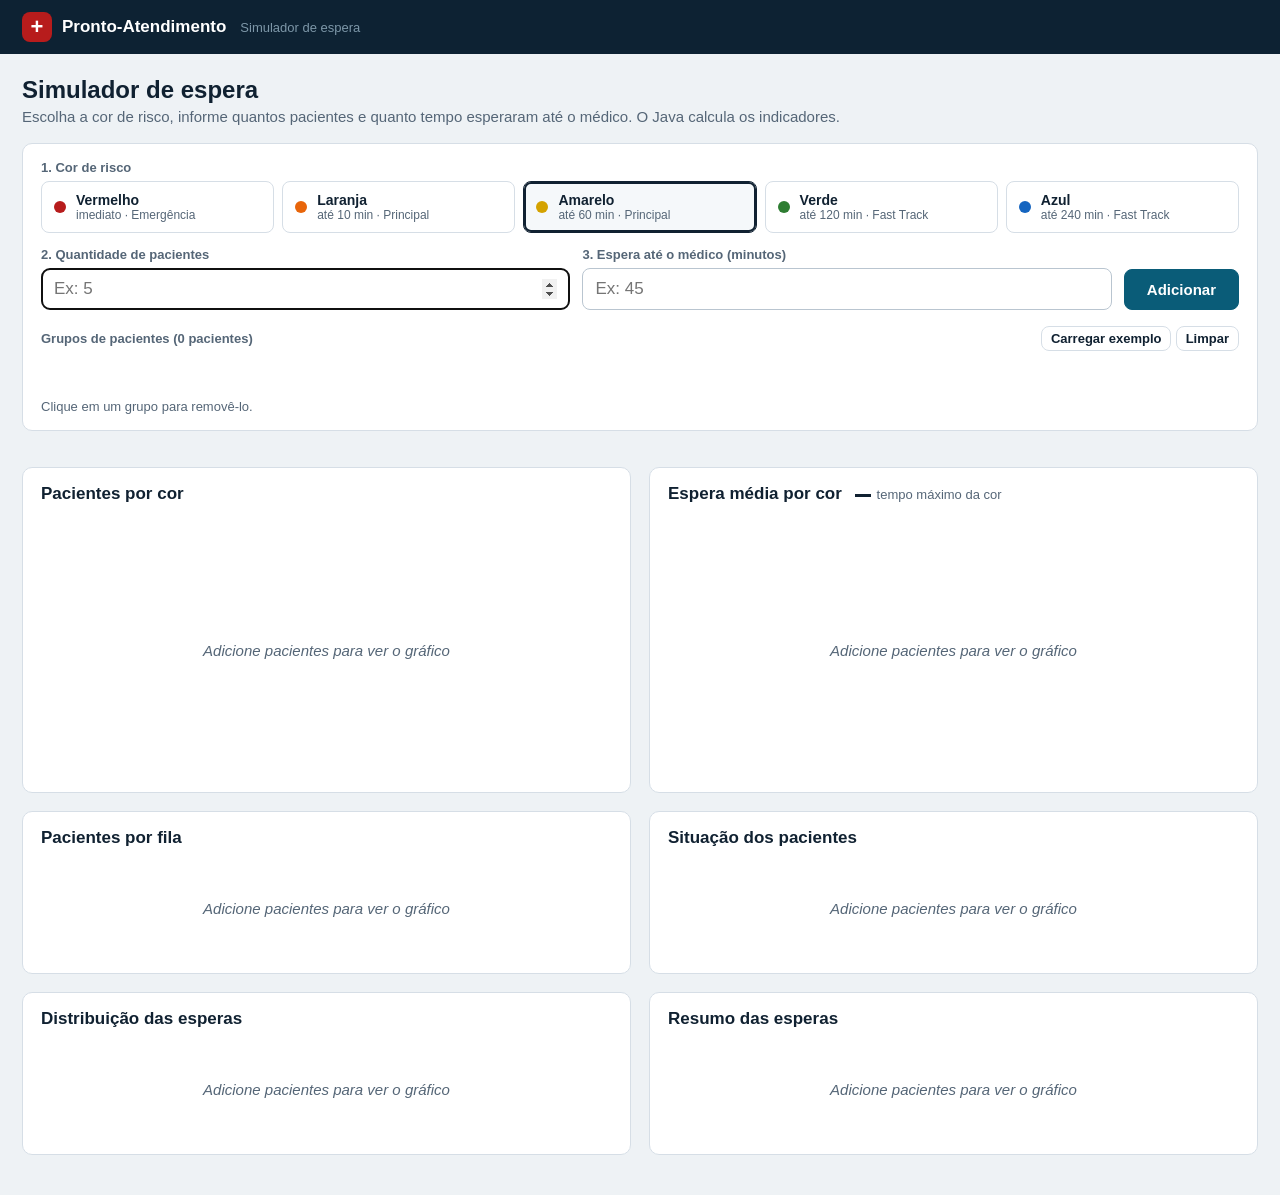
<file: frontend/index.html>
<!DOCTYPE html>
<html lang="pt-BR">
<head>
  <meta charset="UTF-8">
  <meta name="viewport" content="width=device-width, initial-scale=1">
  <title>Pronto-Atendimento · Simulador de espera</title>
  <link rel="stylesheet" href="css/style.css">
</head>
<body>
  <header class="topo">
    <div class="marca"><span class="cruz">+</span>Pronto-Atendimento</div>
    <span class="marca-sub">Simulador de espera</span>
  </header>

  <main class="conteudo">
    <h1>Simulador de espera</h1>
    <p class="subtitulo">Escolha a cor de risco, informe quantos pacientes e quanto tempo esperaram até o médico. O Java calcula os indicadores.</p>

    <!-- Formulário: cor de risco, quantidade de pacientes e espera -->
    <form class="painel" onsubmit="adicionarGrupo(event)" autocomplete="off" novalidate>
      <fieldset class="seletor-cores">
        <legend>1. Cor de risco</legend>
        <button type="button" class="btn" data-cor="1" onclick="selecionarCor(1)">
          <span class="bola" style="background:#b71c1c"></span><span><b>Vermelho</b><small>imediato · Emergência</small></span>
        </button>
        <button type="button" class="btn" data-cor="2" onclick="selecionarCor(2)">
          <span class="bola" style="background:#e8650a"></span><span><b>Laranja</b><small>até 10 min · Principal</small></span>
        </button>
        <button type="button" class="btn" data-cor="3" onclick="selecionarCor(3)">
          <span class="bola" style="background:#d4a200"></span><span><b>Amarelo</b><small>até 60 min · Principal</small></span>
        </button>
        <button type="button" class="btn" data-cor="4" onclick="selecionarCor(4)">
          <span class="bola" style="background:#2e7d32"></span><span><b>Verde</b><small>até 120 min · Fast Track</small></span>
        </button>
        <button type="button" class="btn" data-cor="5" onclick="selecionarCor(5)">
          <span class="bola" style="background:#1565c0"></span><span><b>Azul</b><small>até 240 min · Fast Track</small></span>
        </button>
      </fieldset>

      <div class="entrada">
        <div class="campo">
          <label for="quantidade">2. Quantidade de pacientes</label>
          <input id="quantidade" type="number" min="1" step="1" placeholder="Ex: 5">
        </div>
        <div class="campo">
          <label for="espera">3. Espera até o médico (minutos)</label>
          <input id="espera" type="number" min="0" step="any" placeholder="Ex: 45">
        </div>
        <button type="submit" class="btn primario">Adicionar</button>
      </div>
      <p class="erro" id="mensagem-erro" hidden></p>

      <div class="grupos-titulo">
        <label>Grupos de pacientes (<span id="contagem">0 pacientes</span>)</label>
        <div>
          <button type="button" class="btn pequeno" onclick="carregarExemplo()">Carregar exemplo</button>
          <button type="button" class="btn pequeno" onclick="limpar()">Limpar</button>
        </div>
      </div>
      <ul class="chips" id="grupos"></ul>
      <p class="dica">Clique em um grupo para removê-lo.</p>
    </form>

    <!-- Resultado calculado pelo Java -->
    <section class="cards" id="cards"></section>

    <div class="grade-2">
      <section class="painel">
        <h2>Pacientes por cor</h2>
        <div class="grafico" id="grafico-pacientes"></div>
      </section>
      <section class="painel">
        <h2>Espera média por cor <small><i class="linha-limite"></i>tempo máximo da cor</small></h2>
        <div class="grafico" id="grafico-espera"></div>
      </section>
    </div>

    <div class="grade-2">
      <section class="painel">
        <h2>Pacientes por fila</h2>
        <div id="grafico-filas"></div>
      </section>
      <section class="painel">
        <h2>Situação dos pacientes</h2>
        <div id="grafico-situacao"></div>
      </section>
    </div>

    <div class="grade-2">
      <section class="painel">
        <h2>Distribuição das esperas</h2>
        <div id="grafico-faixas"></div>
      </section>
      <section class="painel">
        <h2>Resumo das esperas</h2>
        <div id="grafico-resumo"></div>
      </section>
    </div>
  </main>

  <script src="js/app.js"></script>
</body>
</html>
</file>
<file: frontend/css/style.css>
/* Cores usadas na página */
:root {
  --fundo: #eef2f5;
  --branco: #fff;
  --texto: #102131;
  --texto-claro: #556677;
  --borda: #d6dee6;
  --principal: #0a5c78;
  --topo: #0d2233;
  --erro: #b42318;
  --sucesso: #1f7a3a;
  --vermelho: #b71c1c;
  --verde: #2e7d32;
  --azul: #1565c0;
  --cinza: #6b7785;
}

* { box-sizing: border-box; }
body { margin: 0; background: var(--fundo); color: var(--texto); font-family: "Segoe UI", Roboto, Arial, sans-serif; font-size: 15px; }

/* ---------- topo ---------- */
.topo { background: var(--topo); padding: 12px 22px; display: flex; align-items: center; gap: 14px; }
.marca { color: #fff; font-weight: 700; font-size: 17px; display: flex; gap: 10px; align-items: center; }
.cruz { width: 30px; height: 30px; border-radius: 8px; background: var(--vermelho); display: flex; align-items: center; justify-content: center; font-size: 22px; }
.marca-sub { color: #7d97a8; font-size: 13px; }

/* ---------- conteúdo ---------- */
.conteudo { max-width: 1300px; margin: 0 auto; padding: 22px; }
h1 { font-size: 24px; margin: 0; }
h2 { font-size: 17px; margin: 0 0 12px; }
h2 small { font-size: 13px; font-weight: 400; color: var(--texto-claro); margin-left: 8px; }
.subtitulo { color: var(--texto-claro); margin: 4px 0 18px; }

.painel { background: var(--branco); border: 1px solid var(--borda); border-radius: 10px; padding: 16px 18px; margin-bottom: 18px; }
.grade-2 { display: grid; grid-template-columns: 1fr 1fr; gap: 18px; }

/* ---------- botões e campos ---------- */
.btn { font: inherit; font-size: 14px; font-weight: 600; border: 1px solid var(--borda); background: var(--branco); color: var(--texto); padding: 7px 12px; border-radius: 8px; cursor: pointer; }
.btn:hover { border-color: var(--principal); color: var(--principal); }
.btn.primario { background: var(--principal); border-color: var(--principal); color: #fff; padding: 11px 22px; font-size: 15px; }
.btn.pequeno { padding: 4px 9px; font-size: 13px; }

label, legend { display: block; font-size: 13px; font-weight: 600; color: var(--texto-claro); margin-bottom: 6px; padding: 0; }
input { font: inherit; font-size: 17px; width: 100%; padding: 10px 12px; border: 1px solid #b9c5d0; border-radius: 8px; }

/* ---------- formulário ---------- */
.seletor-cores { border: 0; margin: 0 0 14px; padding: 0; display: grid; grid-template-columns: repeat(5, 1fr); gap: 8px; }
.seletor-cores .btn { display: flex; align-items: center; gap: 10px; text-align: left; padding: 10px 12px; font-weight: 400; }
.seletor-cores b { display: block; }
.seletor-cores small { display: block; color: var(--texto-claro); font-size: 12px; }
.seletor-cores .selecionado { border-color: var(--texto); box-shadow: inset 0 0 0 2px var(--texto); background: #f5f8fa; color: var(--texto); }
.bola { width: 12px; height: 12px; border-radius: 50%; display: inline-block; flex: none; }

.entrada { display: flex; gap: 12px; align-items: flex-end; flex-wrap: wrap; }
.campo { flex: 1; min-width: 200px; }
.erro { color: var(--erro); font-weight: 600; margin: 10px 0 0; }

.grupos-titulo { display: flex; justify-content: space-between; align-items: center; margin: 16px 0 6px; }
.grupos-titulo label { margin: 0; }
.chips { list-style: none; margin: 0; padding: 0; display: flex; flex-wrap: wrap; gap: 6px; min-height: 34px; }
.chip { border-radius: 999px; font-size: 13px; display: flex; align-items: center; gap: 6px; padding: 5px 11px; }
.chip.estourado { border-color: var(--erro); color: var(--erro); }
.chip:hover { background: var(--erro); border-color: var(--erro); color: #fff; text-decoration: line-through; }
.dica { color: var(--texto-claro); font-size: 13px; margin: 8px 0 0; }

/* ---------- cards ---------- */
.cards { display: grid; grid-template-columns: repeat(auto-fit, minmax(190px, 1fr)); gap: 12px; margin-bottom: 18px; }
.card { background: var(--branco); border: 1px solid var(--borda); border-top: 5px solid var(--principal); border-radius: 10px; padding: 14px; }
.card b { display: block; font-size: 30px; }
.card span { color: var(--texto-claro); font-size: 13px; }
.card small { display: block; color: var(--texto-claro); font-size: 12px; margin-top: 4px; }
.card.verde { border-top-color: var(--verde); }
.card.verde b { color: var(--sucesso); }
.card.vermelho { border-top-color: var(--vermelho); }
.card.vermelho b { color: var(--erro); }
.card.azul { border-top-color: var(--azul); }
.card.cinza { border-top-color: var(--cinza); }

/* ---------- gráficos de colunas (feitos com div) ---------- */
.grafico { display: flex; gap: 12px; height: 260px; padding-top: 8px; }
.coluna { flex: 1; display: flex; flex-direction: column; align-items: center; }
.area { position: relative; flex: 1; width: 100%; display: flex; align-items: flex-end; justify-content: center; border-bottom: 2px solid var(--borda); }
.barra { width: 60%; max-width: 70px; min-height: 2px; border-radius: 6px 6px 0 0; }
.coluna b { font-size: 13px; }
.limite { position: absolute; left: 15%; right: 15%; height: 3px; background: var(--texto); z-index: 1; }
.linha-limite { display: inline-block; width: 16px; height: 3px; background: var(--texto); vertical-align: middle; margin-right: 6px; }
.coluna small { margin-top: 6px; color: var(--texto-claro); font-size: 12px; }
.vazio { color: var(--texto-claro); font-style: italic; margin: auto; padding: 40px 0; text-align: center; }

/* ---------- legenda em lista (rosca, barra empilhada e régua) ---------- */
.legenda-lista { list-style: none; margin: 0; padding: 0; }
.legenda-lista li { display: flex; align-items: center; gap: 8px; padding: 5px 0; font-size: 14px; border-bottom: 1px solid #eef2f5; }
.legenda-lista li b { margin-left: auto; }

/* ---------- gráfico de rosca ---------- */
.rosca-area { display: flex; align-items: center; gap: 24px; flex-wrap: wrap; }
.rosca { width: 180px; height: 180px; border-radius: 50%; position: relative; flex: none; }
.rosca span { position: absolute; inset: 35px; background: var(--branco); border-radius: 50%; display: flex; flex-direction: column; align-items: center; justify-content: center; font-size: 13px; color: var(--texto-claro); }
.rosca span b { font-size: 28px; color: var(--texto); }
.rosca-area .legenda-lista { flex: 1; min-width: 200px; }

/* ---------- barra empilhada ---------- */
.empilhada { display: flex; height: 44px; border-radius: 8px; overflow: hidden; margin: 10px 0 16px; background: #eef2f5; }
.empilhada div { display: flex; align-items: center; justify-content: center; color: #fff; font-weight: 700; font-size: 13px; }

/* ---------- barras horizontais ---------- */
.linha-barra { display: grid; grid-template-columns: 120px 1fr 40px; gap: 10px; align-items: center; margin-bottom: 10px; font-size: 14px; }
.trilho { background: #eef2f5; border-radius: 4px; height: 18px; }
.trilho div { background: var(--principal); height: 100%; border-radius: 4px; }
.linha-barra b { text-align: right; }

/* ---------- régua do resumo ---------- */
.regua { position: relative; height: 40px; margin: 20px 6px 4px; border-bottom: 2px solid var(--borda); }
.regua-faixa { position: absolute; top: 12px; height: 16px; min-width: 2px; background: #b9c5d0; border-radius: 4px; }
.marcador { position: absolute; top: 0; width: 4px; height: 40px; margin-left: -2px; border-radius: 2px; }
.marcador.mediana { background: #6a1b9a; }
.marcador.media { background: var(--principal); }
.regua-eixo { display: flex; justify-content: space-between; font-size: 12px; color: var(--texto-claro); margin: 0 0 12px; }

/* ---------- celular e telas pequenas ---------- */
@media (max-width: 900px) {
  .grade-2 { grid-template-columns: 1fr; }
  .seletor-cores { grid-template-columns: 1fr 1fr; }
  .conteudo { padding: 16px; }
}
</file>
